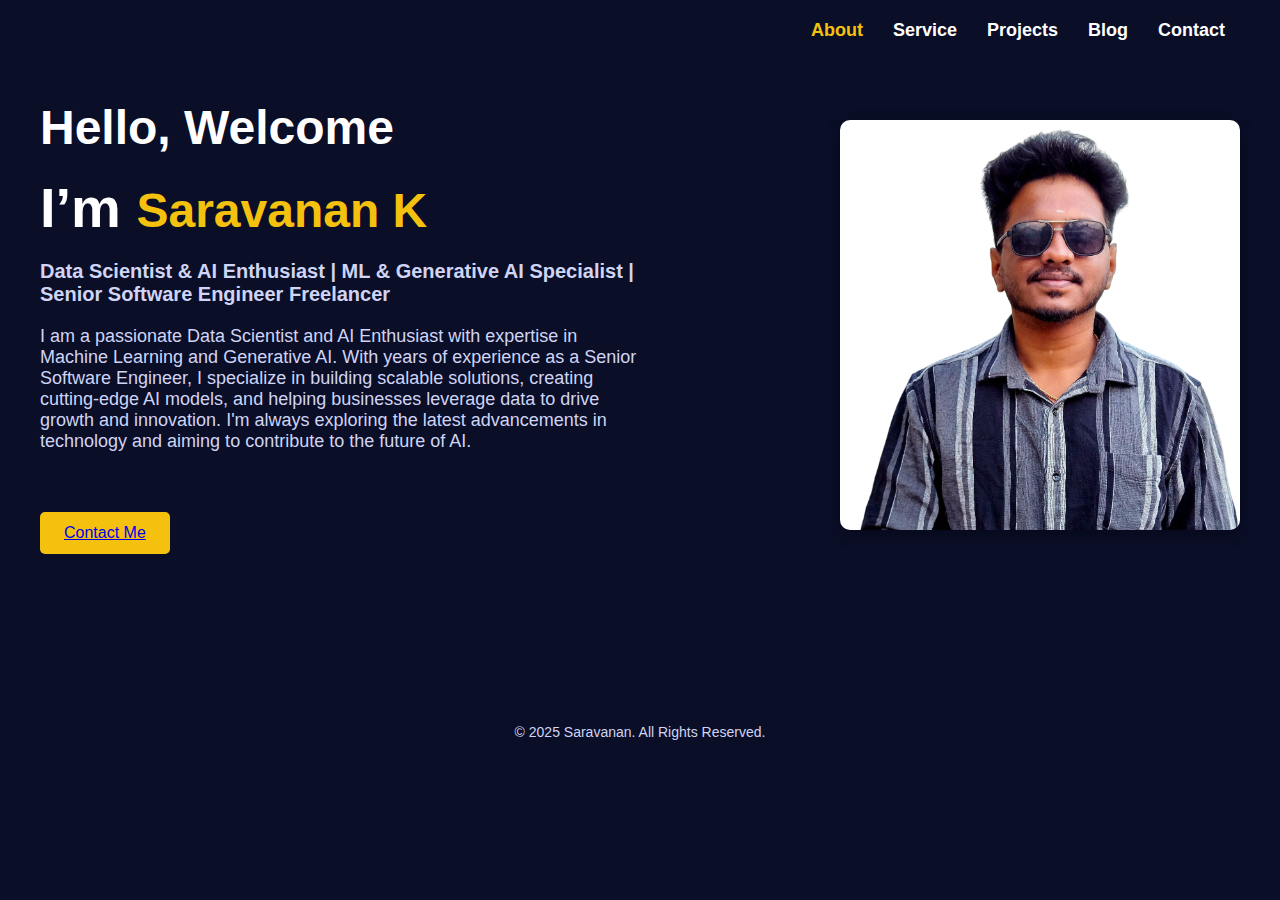
<file: index.html>
<!DOCTYPE html>
<html lang="en">
<head>
  <meta charset="UTF-8">
  <meta name="viewport" content="width=device-width, initial-scale=1.0">
  <title></title>
  <link rel="stylesheet" href="styles.css">
</head>
<body>
  <header class="navbar">
    <div class="logo"><span class="highlight"></span></div>
    <nav>
      <ul>
        
        <li><a href="index.html" class="active">About</a></li>
        <li><a href="services.html">Service</a></li>
	<li><a href="projects.html">Projects</a></li>
        <li><a href="blog.html">Blog</a></li>
        <li><a href="contact.html">Contact</a></li>
      </ul>
    </nav>
  </header>

<main class="about-container">
  <div class="about-text">
    <h2 class="welcome">Hello, Welcome</h2>
    
    <h2>I’m <span class="name">Saravanan K</span></h2>
<h4>Data Scientist & AI Enthusiast | ML & Generative AI Specialist | Senior Software Engineer Freelancer</h4>
    <p class="description">
      I am a passionate Data Scientist and AI Enthusiast with expertise in Machine Learning and Generative AI. 
      With years of experience as a Senior Software Engineer, I specialize in building scalable solutions, 
      creating cutting-edge AI models, and helping businesses leverage data to drive growth and innovation. 
      I'm always exploring the latest advancements in technology and aiming to contribute to the future of AI.
    </p>
       <button class="contact-btn"><a href="contact.html">Contact Me</a></button>
  </div>
  <div class="about-image">
    <img src="about_image.png" alt="Your Picture">
  </div>
</main>


  <footer>
    <p>© 2025 Saravanan. All Rights Reserved.</p>
  </footer>
</body>
</html>
</file>
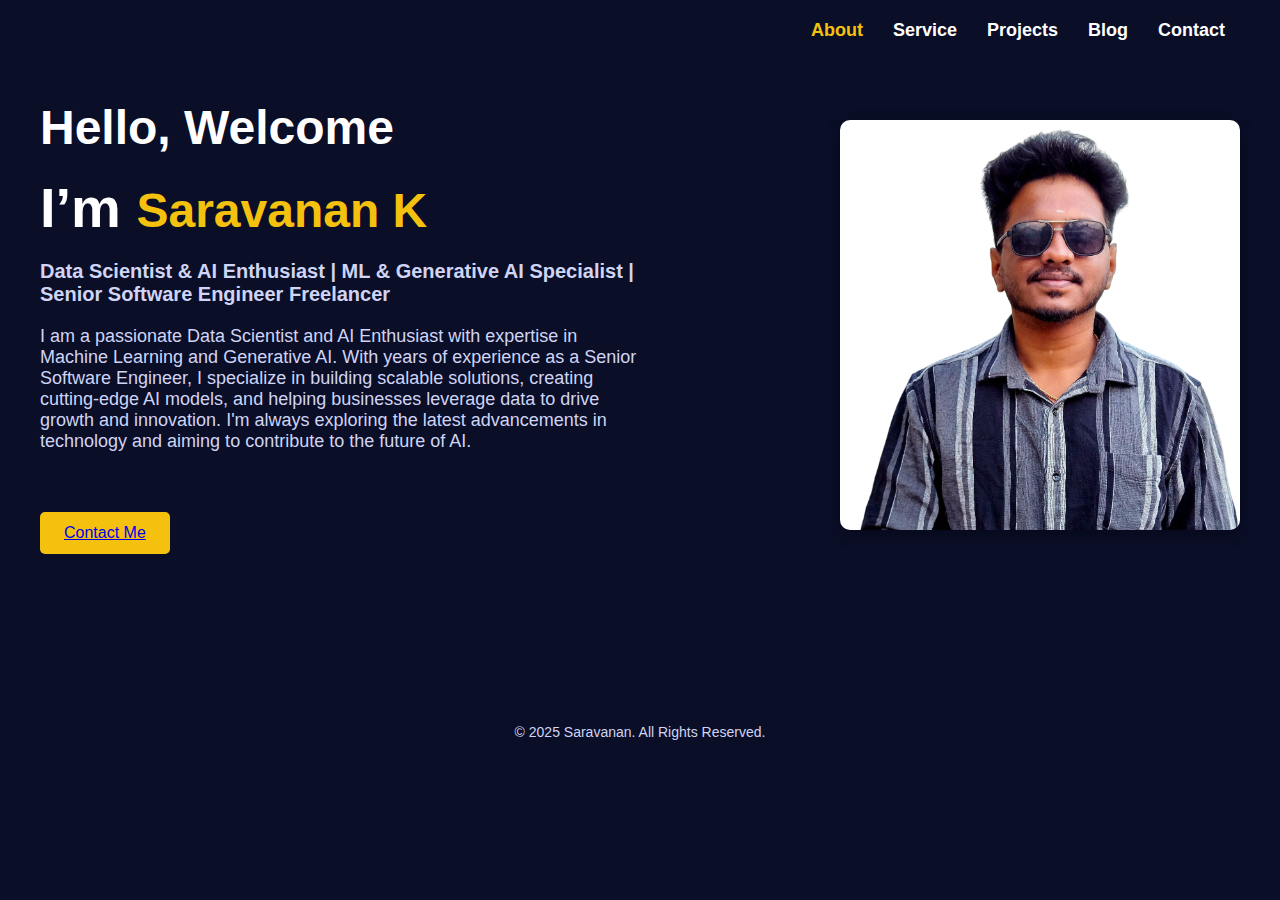
<file: about.html>
<!DOCTYPE html>
<html lang="en">
<head>
  <meta charset="UTF-8">
  <meta name="viewport" content="width=device-width, initial-scale=1.0">
  <title></title>
  <link rel="stylesheet" href="styles.css">
</head>
<body>
  <header class="navbar">
    <div class="logo"><span class="highlight"></span></div>
    <nav>
      <ul>
        
        <li><a href="about.html" class="active">About</a></li>
        <li><a href="services.html">Service</a></li>
	<li><a href="projects.html">Projects</a></li>
        <li><a href="blog.html">Blog</a></li>
        <li><a href="contact.html">Contact</a></li>
      </ul>
    </nav>
  </header>

<main class="about-container">
  <div class="about-text">
    <h2 class="welcome">Hello, Welcome</h2>
    
    <h2>I’m <span class="name">Saravanan K</span></h2>
<h4>Data Scientist & AI Enthusiast | ML & Generative AI Specialist | Senior Software Engineer Freelancer</h4>
    <p class="description">
      I am a passionate Data Scientist and AI Enthusiast with expertise in Machine Learning and Generative AI. 
      With years of experience as a Senior Software Engineer, I specialize in building scalable solutions, 
      creating cutting-edge AI models, and helping businesses leverage data to drive growth and innovation. 
      I'm always exploring the latest advancements in technology and aiming to contribute to the future of AI.
    </p>
       <button class="contact-btn"><a href="contact.html">Contact Me</a></button>
  </div>
  <div class="about-image">
    <img src="about_image.png" alt="Your Picture">
  </div>
</main>


  <footer>
    <p>© 2025 Saravanan. All Rights Reserved.</p>
  </footer>
</body>
</html>
</file>
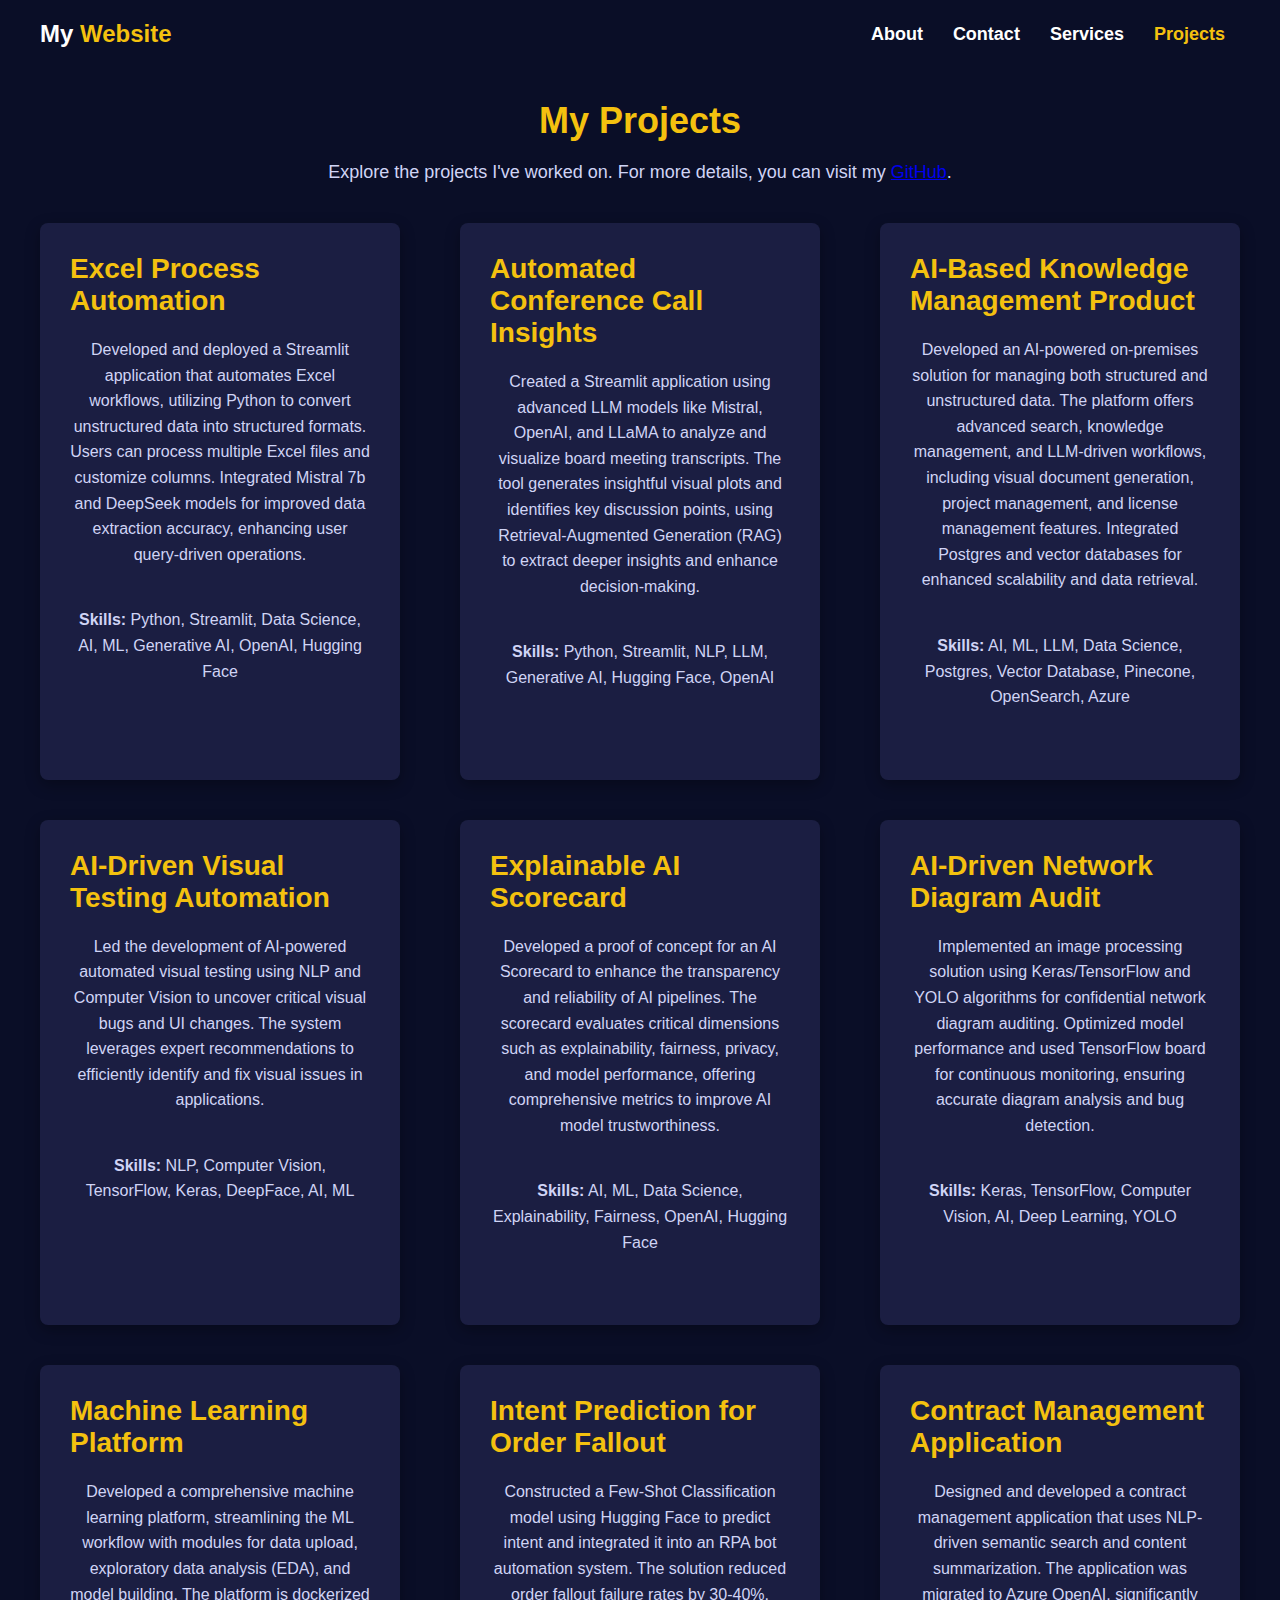
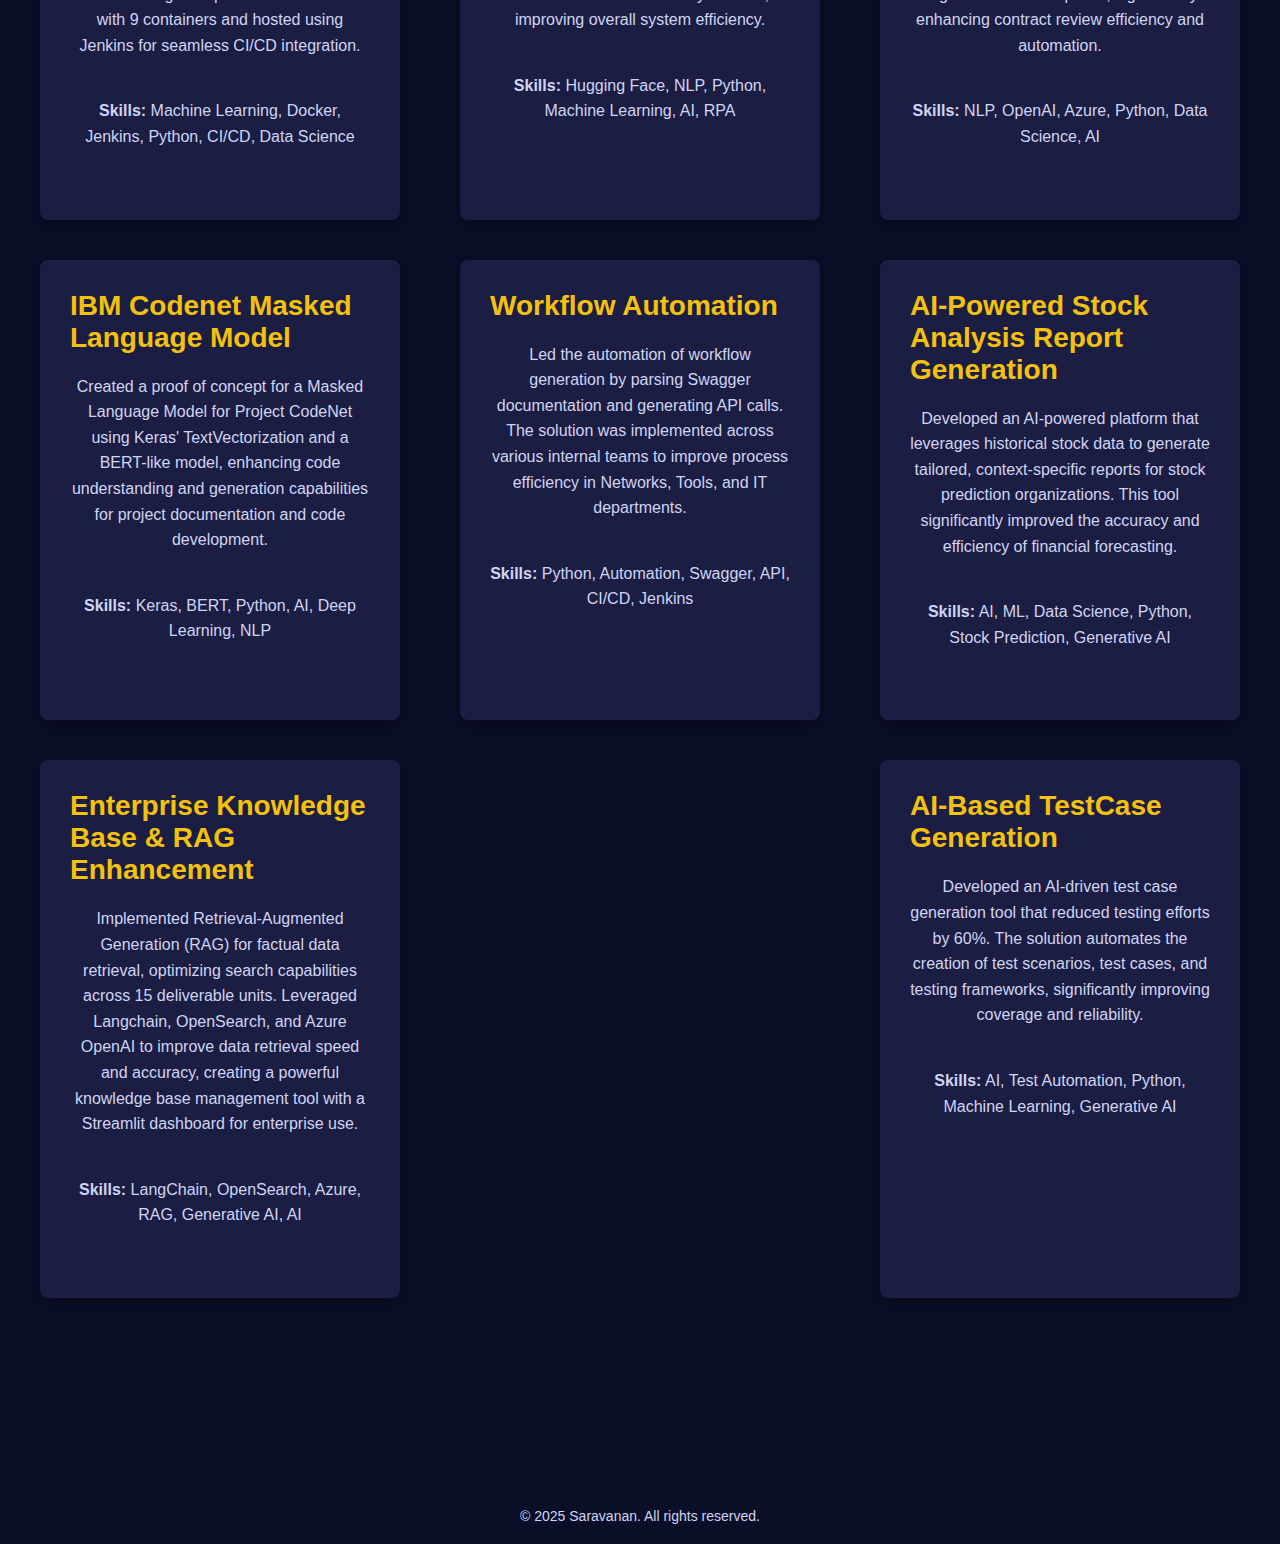
<file: projects.html>
<!DOCTYPE html>
<html lang="en">
<head>
  <meta charset="UTF-8">
  <meta name="viewport" content="width=device-width, initial-scale=1.0">
  <title>My Projects</title>
  <link rel="stylesheet" href="styles.css">
</head>
<body>
  <header class="navbar">
    <div class="logo">My <span class="highlight">Website</span></div>
    <nav>
      <ul>
        <li><a href="about.html">About</a></li>
        <li><a href="contact.html">Contact</a></li>
        <li><a href="services.html">Services</a></li>
        <li><a href="projects.html" class="active">Projects</a></li>
      </ul>
    </nav>
  </header>

  <main class="projects-container">
    <h1>My Projects</h1>
    <p>Explore the projects I've worked on. For more details, you can visit my <a href="https://github.com/saravanankk57/saravanankk57" target="_blank">GitHub</a>.</p>

    <div class="projects-row">
      <!-- Project 1 -->
      <div class="project-box">
        <h2>Excel Process Automation</h2>
        <p>
          Developed and deployed a Streamlit application that automates Excel workflows, utilizing Python to convert unstructured data into structured formats. Users can process multiple Excel files and customize columns. Integrated Mistral 7b and DeepSeek models for improved data extraction accuracy, enhancing user query-driven operations.
        </p>
        <p><strong>Skills:</strong> Python, Streamlit, Data Science, AI, ML, Generative AI, OpenAI, Hugging Face</p>
      </div>

      <!-- Project 2 -->
      <div class="project-box">
        <h2>Automated Conference Call Insights</h2>
        <p>
          Created a Streamlit application using advanced LLM models like Mistral, OpenAI, and LLaMA to analyze and visualize board meeting transcripts. The tool generates insightful visual plots and identifies key discussion points, using Retrieval-Augmented Generation (RAG) to extract deeper insights and enhance decision-making.
        </p>
        <p><strong>Skills:</strong> Python, Streamlit, NLP, LLM, Generative AI, Hugging Face, OpenAI</p>
      </div>

      <!-- Project 3 -->
      <div class="project-box">
        <h2>AI-Based Knowledge Management Product</h2>
        <p>
          Developed an AI-powered on-premises solution for managing both structured and unstructured data. The platform offers advanced search, knowledge management, and LLM-driven workflows, including visual document generation, project management, and license management features. Integrated Postgres and vector databases for enhanced scalability and data retrieval.
        </p>
        <p><strong>Skills:</strong> AI, ML, LLM, Data Science, Postgres, Vector Database, Pinecone, OpenSearch, Azure</p>
      </div>
    </div>

    <div class="projects-row">
      <!-- Project 4 -->
      <div class="project-box">
        <h2>AI-Driven Visual Testing Automation</h2>
        <p>
          Led the development of AI-powered automated visual testing using NLP and Computer Vision to uncover critical visual bugs and UI changes. The system leverages expert recommendations to efficiently identify and fix visual issues in applications.
        </p>
        <p><strong>Skills:</strong> NLP, Computer Vision, TensorFlow, Keras, DeepFace, AI, ML</p>
      </div>

      <!-- Project 5 -->
      <div class="project-box">
        <h2>Explainable AI Scorecard</h2>
        <p>
          Developed a proof of concept for an AI Scorecard to enhance the transparency and reliability of AI pipelines. The scorecard evaluates critical dimensions such as explainability, fairness, privacy, and model performance, offering comprehensive metrics to improve AI model trustworthiness.
        </p>
        <p><strong>Skills:</strong> AI, ML, Data Science, Explainability, Fairness, OpenAI, Hugging Face</p>
      </div>

      <!-- Project 6 -->
      <div class="project-box">
        <h2>AI-Driven Network Diagram Audit</h2>
        <p>
          Implemented an image processing solution using Keras/TensorFlow and YOLO algorithms for confidential network diagram auditing. Optimized model performance and used TensorFlow board for continuous monitoring, ensuring accurate diagram analysis and bug detection.
        </p>
        <p><strong>Skills:</strong> Keras, TensorFlow, Computer Vision, AI, Deep Learning, YOLO</p>
      </div>
    </div>

    <div class="projects-row">
      <!-- Project 7 -->
      <div class="project-box">
        <h2>Machine Learning Platform</h2>
        <p>
          Developed a comprehensive machine learning platform, streamlining the ML workflow with modules for data upload, exploratory data analysis (EDA), and model building. The platform is dockerized with 9 containers and hosted using Jenkins for seamless CI/CD integration.
        </p>
        <p><strong>Skills:</strong> Machine Learning, Docker, Jenkins, Python, CI/CD, Data Science</p>
      </div>

      <!-- Project 8 -->
      <div class="project-box">
        <h2>Intent Prediction for Order Fallout</h2>
        <p>
          Constructed a Few-Shot Classification model using Hugging Face to predict intent and integrated it into an RPA bot automation system. The solution reduced order fallout failure rates by 30-40%, improving overall system efficiency.
        </p>
        <p><strong>Skills:</strong> Hugging Face, NLP, Python, Machine Learning, AI, RPA</p>
      </div>

      <!-- Project 9 -->
      <div class="project-box">
        <h2>Contract Management Application</h2>
        <p>
          Designed and developed a contract management application that uses NLP-driven semantic search and content summarization. The application was migrated to Azure OpenAI, significantly enhancing contract review efficiency and automation.
        </p>
        <p><strong>Skills:</strong> NLP, OpenAI, Azure, Python, Data Science, AI</p>
      </div>
    </div>

    <div class="projects-row">
      <!-- Project 10 -->
      <div class="project-box">
        <h2>IBM Codenet Masked Language Model</h2>
        <p>
          Created a proof of concept for a Masked Language Model for Project CodeNet using Keras' TextVectorization and a BERT-like model, enhancing code understanding and generation capabilities for project documentation and code development.
        </p>
        <p><strong>Skills:</strong> Keras, BERT, Python, AI, Deep Learning, NLP</p>
      </div>

      <!-- Project 11 -->
      <div class="project-box">
        <h2>Workflow Automation</h2>
        <p>
          Led the automation of workflow generation by parsing Swagger documentation and generating API calls. The solution was implemented across various internal teams to improve process efficiency in Networks, Tools, and IT departments.
        </p>
        <p><strong>Skills:</strong> Python, Automation, Swagger, API, CI/CD, Jenkins</p>
      </div>

      <!-- Project 12 -->
      <div class="project-box">
        <h2>AI-Powered Stock Analysis Report Generation</h2>
        <p>
          Developed an AI-powered platform that leverages historical stock data to generate tailored, context-specific reports for stock prediction organizations. This tool significantly improved the accuracy and efficiency of financial forecasting.
        </p>
        <p><strong>Skills:</strong> AI, ML, Data Science, Python, Stock Prediction, Generative AI</p>
      </div>
    </div>

    <div class="projects-row">
      <!-- Project 13 -->
      <div class="project-box">
        <h2>Enterprise Knowledge Base & RAG Enhancement</h2>
        <p>
          Implemented Retrieval-Augmented Generation (RAG) for factual data retrieval, optimizing search capabilities across 15 deliverable units. Leveraged Langchain, OpenSearch, and Azure OpenAI to improve data retrieval speed and accuracy, creating a powerful knowledge base management tool with a Streamlit dashboard for enterprise use.
        </p>
        <p><strong>Skills:</strong> LangChain, OpenSearch, Azure, RAG, Generative AI, AI</p>
      </div>

      <!-- Project 14 -->
      <div class="project-box">
        <h2>AI-Based TestCase Generation</h2>
        <p>
          Developed an AI-driven test case generation tool that reduced testing efforts by 60%. The solution automates the creation of test scenarios, test cases, and testing frameworks, significantly improving coverage and reliability.
        </p>
        <p><strong>Skills:</strong> AI, Test Automation, Python, Machine Learning, Generative AI</p>
      </div>
    </div>
  </main>

  <footer>
    <p>&copy; 2025 Saravanan. All rights reserved.</p>
  </footer>
</body>
</html>
</file>
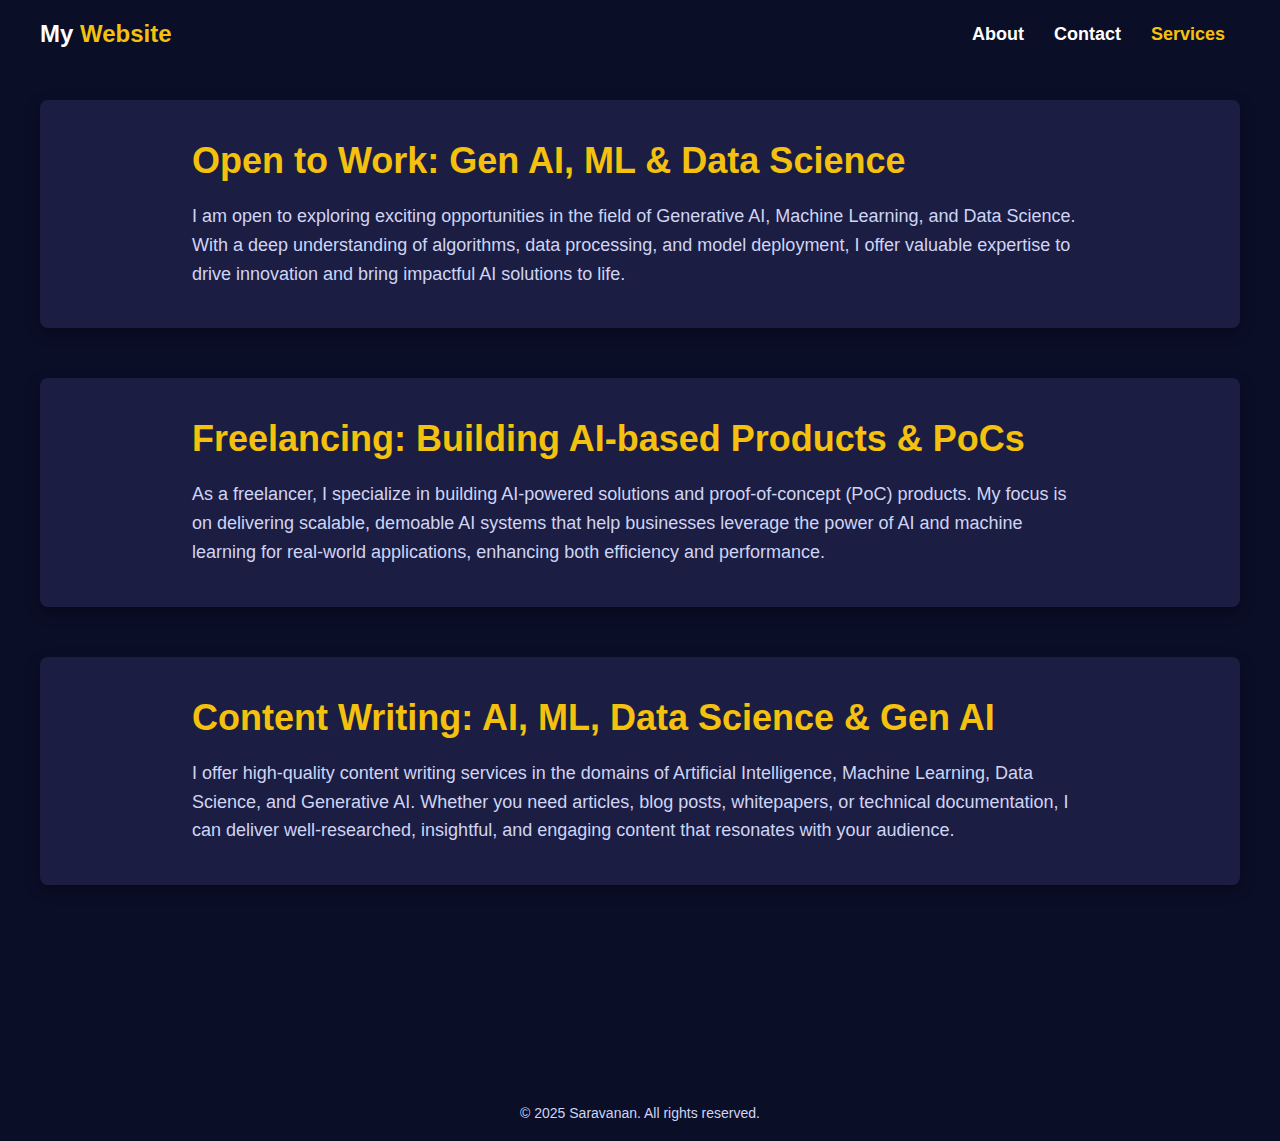
<file: services.html>
<!DOCTYPE html>
<html lang="en">
<head>
  <meta charset="UTF-8">
  <meta name="viewport" content="width=device-width, initial-scale=1.0">
  <title>My Services</title>
  <link rel="stylesheet" href="styles.css">
</head>
<body>
  <header class="navbar">
    <div class="logo">My <span class="highlight">Website</span></div>
    <nav>
      <ul>
        <li><a href="about.html">About</a></li>
        <li><a href="contact.html">Contact</a></li>
        <li><a href="services.html" class="active">Services</a></li>
      </ul>
    </nav>
  </header>

  <main class="services-container">
    <!-- Service 1: Open to Work -->
    <section class="service">
      <div class="service-text">
        <h2>Open to Work: Gen AI, ML & Data Science</h2>
        <p>
          I am open to exploring exciting opportunities in the field of Generative AI, Machine Learning, and Data Science. With a deep understanding of algorithms, data processing, and model deployment, I offer valuable expertise to drive innovation and bring impactful AI solutions to life.
        </p>
      </div>
    </section>

    <!-- Service 2: Freelancing -->
    <section class="service">
      <div class="service-text">
        <h2>Freelancing: Building AI-based Products & PoCs</h2>
        <p>
          As a freelancer, I specialize in building AI-powered solutions and proof-of-concept (PoC) products. My focus is on delivering scalable, demoable AI systems that help businesses leverage the power of AI and machine learning for real-world applications, enhancing both efficiency and performance.
        </p>
      </div>
    </section>

    <!-- Service 3: Content Writing -->
    <section class="service">
      <div class="service-text">
        <h2>Content Writing: AI, ML, Data Science & Gen AI</h2>
        <p>
          I offer high-quality content writing services in the domains of Artificial Intelligence, Machine Learning, Data Science, and Generative AI. Whether you need articles, blog posts, whitepapers, or technical documentation, I can deliver well-researched, insightful, and engaging content that resonates with your audience.
        </p>
      </div>
    </section>

  </main>

  <footer>
    <p>&copy; 2025 Saravanan. All rights reserved.</p>
  </footer>
</body>
</html>
</file>
<file: styles.css>
/* General Styling */
body {
  margin: 0;
  font-family: 'Arial', sans-serif;
  background-color: #0a0e27; /* Dark blue theme */
  color: #ffffff;
}

header.navbar {
  display: flex;
  justify-content: space-between;
  align-items: center;
  padding: 20px 40px;
  background-color: #0a0e27;
  color: #fff;
}

header .logo {
  font-size: 24px;
  font-weight: bold;
}

header .logo .highlight {
  color: #f4c10f; /* Yellow accent */
}

nav ul {
  display: flex;
  list-style: none;
  margin: 0;
  padding: 0;
}

nav ul li {
  margin: 0 15px;
}

nav ul li a {
  text-decoration: none;
  color: #fff;
  font-size: 16px;
}

nav ul li a.active {
  color: #f4c10f; /* Yellow accent for active links */
}

.about-container {
  display: flex;
  align-items: center;
  justify-content: space-between;
  padding: 100px 40px;
  gap: 40px; /* Adds space between the text and the image */
}

.about-text {
  max-width: 50%;
}

.welcome {
  font-size: 48px; /* Make this text larger */
  font-weight: bold;
  color: #ffffff; /* White color */
  margin: 0 0 20px 0; /* Adjust margin to add space below */
}

.name {
  color: #f4c10f; /* Yellow accent */
  font-size: 48px; /* Match font size with the 'welcome' text */
  font-weight: bold;
}

h2 {
  font-size: 56px; /* Make the second h2 larger */
  font-weight: bold;
  margin: 0 0 20px 0; /* Adjust margin to add space below */
}

h4 {
  font-size: 20px; /* Adjust the font size for the subtitle */
  color: #d0d4f5;
  margin: 10px 0; /* Adds space between the subtitle and the paragraph */
}

.description {
  font-size: 18px;
  margin: 20px 0 40px 0;
  color: #d0d4f5;
}

.contact-btn {
  padding: 12px 24px;
  background-color: #f4c10f;
  color: #0a0e27;
  border: none;
  border-radius: 5px;
  font-size: 16px;
  cursor: pointer;
  margin-top: 20px; /* Adds space above the button */
}

.contact-btn:hover {
  background-color: #e0ae0d;
}

.about-image img {
  max-width: 400px;
  border-radius: 10px;
  box-shadow: 0px 5px 15px rgba(0, 0, 0, 0.3);
}

footer {
  text-align: center;
  padding: 20px 0;
  background-color: #0a0e27;
  color: #d0d4f5;
  margin-top: 50px;
}
/* General Styling */
body {
  margin: 0;
  font-family: 'Arial', sans-serif;
  background-color: #0a0e27; /* Dark blue theme */
  color: #ffffff;
}

header.navbar {
  display: flex;
  justify-content: space-between;
  align-items: center;
  padding: 20px 40px;
  background-color: #0a0e27;
  color: #fff;
}

header .logo {
  font-size: 24px;
  font-weight: bold;
}

header .logo .highlight {
  color: #f4c10f; /* Yellow accent */
}

nav ul {
  display: flex;
  list-style: none;
  margin: 0;
  padding: 0;
}

nav ul li {
  margin: 0 15px;
}

nav ul li a {
  text-decoration: none;
  color: #fff;
  font-size: 16px;
}

nav ul li a.active {
  color: #f4c10f; /* Yellow accent for active links */
}

/* Contact Page Styling */
.contact-container {
  display: flex;
  justify-content: space-between;
  align-items: center;
  padding: 100px 40px;
}

.contact-text {
  max-width: 50%;
}

.contact-text .welcome {
  font-size: 20px;
  color: #f4c10f; /* Yellow accent */
}

.contact-text h1 {
  font-size: 48px;
  font-weight: bold;
  margin: 20px 0;
}

.contact-text .name {
  color: #f4c10f; /* Yellow accent */
}

.contact-text .description {
  font-size: 18px;
  margin: 20px 0 40px;
  color: #d0d4f5;
}

.contact-info p {
  font-size: 18px;
  margin: 10px 0;
  color: #d0d4f5;
}

.contact-info a {
  color: #f4c10f; /* Yellow accent */
  text-decoration: none;
  font-weight: bold;
}

.contact-info a:hover {
  text-decoration: underline;
}

.contact-btn {
  padding: 12px 24px;
  background-color: #f4c10f;
  color: #0a0e27;
  border: none;
  border-radius: 5px;
  font-size: 16px;
  cursor: pointer;
}

.contact-btn:hover {
  background-color: #e0ae0d;
}

.contact-image img {
  max-width: 300px;
  border-radius: 10px;
  box-shadow: 0px 5px 15px rgba(0, 0, 0, 0.3);
}

/* Footer Styling */
footer {
  text-align: center;
  padding: 20px 0;
  background-color: #0a0e27;
  color: #d0d4f5;
  margin-top: 50px;
}
/* General Styling */
body {
  margin: 0;
  font-family: 'Arial', sans-serif;
  background-color: #0a0e27; /* Dark blue theme */
  color: #ffffff;
}

header.navbar {
  display: flex;
  justify-content: space-between;
  align-items: center;
  padding: 20px 40px;
  background-color: #0a0e27;
  color: #fff;
}

header .logo {
  font-size: 24px;
  font-weight: bold;
}

header .logo .highlight {
  color: #f4c10f; /* Yellow accent */
}

nav ul {
  display: flex;
  list-style: none;
  margin: 0;
  padding: 0;
}

nav ul li {
  margin: 0 15px;
}

nav ul li a {
  text-decoration: none;
  color: #fff;
  font-size: 16px;
}

nav ul li a.active {
  color: #f4c10f; /* Yellow accent for active links */
}

/* Service Page Styling */
.services-container {
  padding: 100px 40px;
}

.service {
  background-color: #1b1e42; /* Darker shade for each service container */
  border-radius: 8px;
  margin-bottom: 50px;
  padding: 40px;
  box-shadow: 0px 5px 15px rgba(0, 0, 0, 0.3);
}

.service h2 {
  font-size: 36px;
  color: #f4c10f; /* Yellow accent */
  margin-bottom: 20px;
}

.service p {
  font-size: 18px;
  color: #d0d4f5;
  line-height: 1.6;
}

.service .service-text {
  max-width: 80%;
  margin: 0 auto;
}

footer {
  text-align: center;
  padding: 20px 0;
  background-color: #0a0e27;
  color: #d0d4f5;
  margin-top: 50px;
}
/* General Styling */
body {
  margin: 0;
  font-family: 'Arial', sans-serif;
  background-color: #0a0e27; /* Dark blue theme */
  color: #ffffff;
}

header.navbar {
  display: flex;
  justify-content: space-between;
  align-items: center;
  padding: 20px 40px;
  background-color: #0a0e27;
  color: #fff;
}

header .logo {
  font-size: 24px;
  font-weight: bold;
}

header .logo .highlight {
  color: #f4c10f; /* Yellow accent */
}

nav ul {
  display: flex;
  list-style: none;
  margin: 0;
  padding: 0;
}

nav ul li {
  margin: 0 15px;
}

nav ul li a {
  text-decoration: none;
  color: #fff;
  font-size: 16px;
}

nav ul li a.active {
  color: #f4c10f; /* Yellow accent for active links */
}

/* Projects Page Styling */
.projects-container {
  padding: 100px 40px;
}

.projects-container h1 {
  font-size: 36px;
  color: #f4c10f; /* Yellow accent */
  text-align: center;
  margin-bottom: 20px;
}

.projects-container p {
  font-size: 18px;
  color: #d0d4f5;
  text-align: center;
  margin-bottom: 40px;
}

.projects-row {
  display: flex;
  justify-content: space-between;
  flex-wrap: wrap;
  gap: 30px;
  margin-bottom: 40px; /* Add space between rows */
}

.project-box {
  background-color: #1b1e42; /* Darker background for each project */
  padding: 30px;
  border-radius: 8px;
  box-shadow: 0px 5px 15px rgba(0, 0, 0, 0.3);
  width: 30%;
  box-sizing: border-box;
}

.project-box h2 {
  font-size: 28px;
  color: #f4c10f; /* Yellow accent */
  margin-bottom: 20px;
}

.project-box p {
  font-size: 16px;
  line-height: 1.6;
  color: #d0d4f5;
}

footer {
  text-align: center;
  padding: 20px;
  background-color: #1b1e42;
  color: #fff;
}

footer p {
  font-size: 14px;
}
#blog {
    height: 100vh; /* Makes the section full screen */
    display: flex;
    justify-content: center;
    align-items: center;
    background-color: #f0f4f8;
}

#blog .banner {
    background-color: #3e4a8b;
    color: white;
    text-align: center;
    padding: 100px 20px;
    border-radius: 10px;
    margin-top: 50px;
    box-shadow: 0 4px 8px rgba(0, 0, 0, 0.2);
}

#blog .banner h2 {
    font-size: 48px;
    margin-bottom: 20px;
}

#blog .banner p {
    font-size: 24px;
    margin-bottom: 30px;
}

#blog .banner a {
    color: #fff;
    text-decoration: underline;
    font-weight: bold;
}

#blog .banner a:hover {
    color: #d0d4f5;
}

/* Fixed menu to redirect to About */
.menu {
    position: fixed;
    top: 20px;
    left: 20px;
    background-color: #3e4a8b;
    color: white;
    padding: 15px;
    border-radius: 10px;
    box-shadow: 0 4px 8px rgba(0, 0, 0, 0.2);
    z-index: 10;
}

.menu a {
    color: white;
    font-size: 18px;
    text-decoration: none;
    font-weight: bold;
}

.menu a:hover {
    color: #d0d4f5;
}
/* Reset some styles */
* {
    margin: 0;
    padding: 0;
    box-sizing: border-box;
}

/* Body Styling */
body {
    font-family: Arial, sans-serif;
    height: 100vh;
}

/* Navbar Styling */
.navbar {
    position: fixed;
    top: 0;
    left: 0;
    width: 100%;
    background-color: #3e4a8b;
    padding: 20px;
    z-index: 10;
    display: flex;
    justify-content: space-between;
    align-items: center;
}

.navbar nav ul {
    list-style: none;
    display: flex;
}

.navbar nav ul li {
    margin: 0 15px;
}

.navbar nav ul li a {
    color: white;
    text-decoration: none;
    font-size: 18px;
    font-weight: bold;
}

.navbar nav ul li a:hover {
    color: #d0d4f5;
}

/* Full-Screen Section Styling */
.full-screen {
    height: 100vh;
    display: flex;
    justify-content: center;
    align-items: center;
    text-align: center;
    padding: 20px;
}

.full-screen:nth-child(odd) {
    background-color: #3e4a8b;
    color: white;
}

.full-screen:nth-child(even) {
    background-color: #f4f4f4;
    color: #333;
}

.content h1 {
    font-size: 3rem;
    margin-bottom: 15px;
}

.content p {
    font-size: 1.5rem;
}

/* Floating Menu for Redirection */
.menu {
    position: fixed;
    top: 20px;
    left: 20px;
    background-color: #3e4a8b;
    color: white;
    padding: 15px;
    border-radius: 10px;
    box-shadow: 0 4px 8px rgba(0, 0, 0, 0.2);
    z-index: 100;
}

.menu a {
    color: white;
    font-size: 18px;
    text-decoration: none;
    font-weight: bold;
}

.menu a:hover {
    color: #d0d4f5;
}
/* General Styling */
body {
  margin: 0;
  font-family: 'Arial', sans-serif;
  background-color: #0a0e27; /* Dark blue theme */
  color: #ffffff;
}

header.navbar {
  display: flex;
  justify-content: space-between;
  align-items: center;
  padding: 20px 40px;
  background-color: #0a0e27;
  color: #fff;
}

header .logo {
  font-size: 24px;
  font-weight: bold;
}

header .logo .highlight {
  color: #f4c10f; /* Yellow accent */
}

nav ul {
  display: flex;
  list-style: none;
  margin: 0;
  padding: 0;
}

nav ul li {
  margin: 0 15px;
}

nav ul li a {
  text-decoration: none;
  color: #fff;
  font-size: 16px;
}

nav ul li a.active {
  color: #f4c10f; /* Yellow accent for active links */
}

/* Full-Screen Section Styling */
.full-screen {
  height: 100vh;
  display: flex;
  justify-content: center;
  align-items: center;
  text-align: center;
  padding: 20px;
}

.full-screen:nth-child(odd) {
  background-color: #3e4a8b;
  color: white;
}

.full-screen:nth-child(even) {
  background-color: #f4f4f4;
  color: #333;
}

.content h1 {
  font-size: 3rem;
  margin-bottom: 15px;
}

.content p {
  font-size: 1.5rem;
}

.highlight-text {
  font-size: 1.2rem;
  font-weight: bold;
  color: #f4c10f; /* Yellow accent */
}

/* Floating Menu for Redirection */
.menu {
  position: fixed;
  top: 20px;
  left: 20px;
  background-color: #3e4a8b;
  color: white;
  padding: 15px;
  border-radius: 10px;
  box-shadow: 0 4px 8px rgba(0, 0, 0, 0.2);
  z-index: 100;
}

.menu a {
  color: white;
  font-size: 18px;
  text-decoration: none;
  font-weight: bold;
}

.menu a:hover {
  color: #d0d4f5;
}

/* Footer Styling */
footer {
  text-align: center;
  padding: 20px 0;
  background-color: #0a0e27;
  color: #d0d4f5;
  margin-top: 50px;
}
/* General Header Styling */
header {
  padding: 20px;
  background-color: #0a0e27;
}

nav ul.nav-right {
  display: flex;
  justify-content: flex-end;
  list-style: none;
  padding: 0;
  margin: 0;
}

nav ul.nav-right li {
  margin: 0 15px;
}

nav ul.nav-right li a {
  text-decoration: none;
  color: #fff;
  font-size: 16px;
}

nav ul.nav-right li a.active {
  color: #f4c10f; /* Yellow accent for active links */
}

/* Contact Container Styling */
.contact-container {
  display: flex;
  justify-content: space-between;
  padding: 100px 40px;
}

.contact-text {
  max-width: 50%;
}

.contact-text h1 {
  font-size: 48px;
  font-weight: bold;
  margin: 20px 0;
}

.contact-info p {
  font-size: 18px;
  margin: 10px 0;
}

.contact-info a {
  color: #f4c10f; /* Yellow accent */
  text-decoration: none;
}

.contact-info a:hover {
  color: #d0d4f5;
}

/* Contact Image */
.contact-image img {
  max-width: 400px;
  border-radius: 10px;
  box-shadow: 0px 5px 15px rgba(0, 0, 0, 0.3);
}

/* Footer Styling */
footer {
  text-align: center;
  padding: 20px 0;
  background-color: #0a0e27;
  color: #d0d4f5;
  margin-top: 50px;
}
</file>
